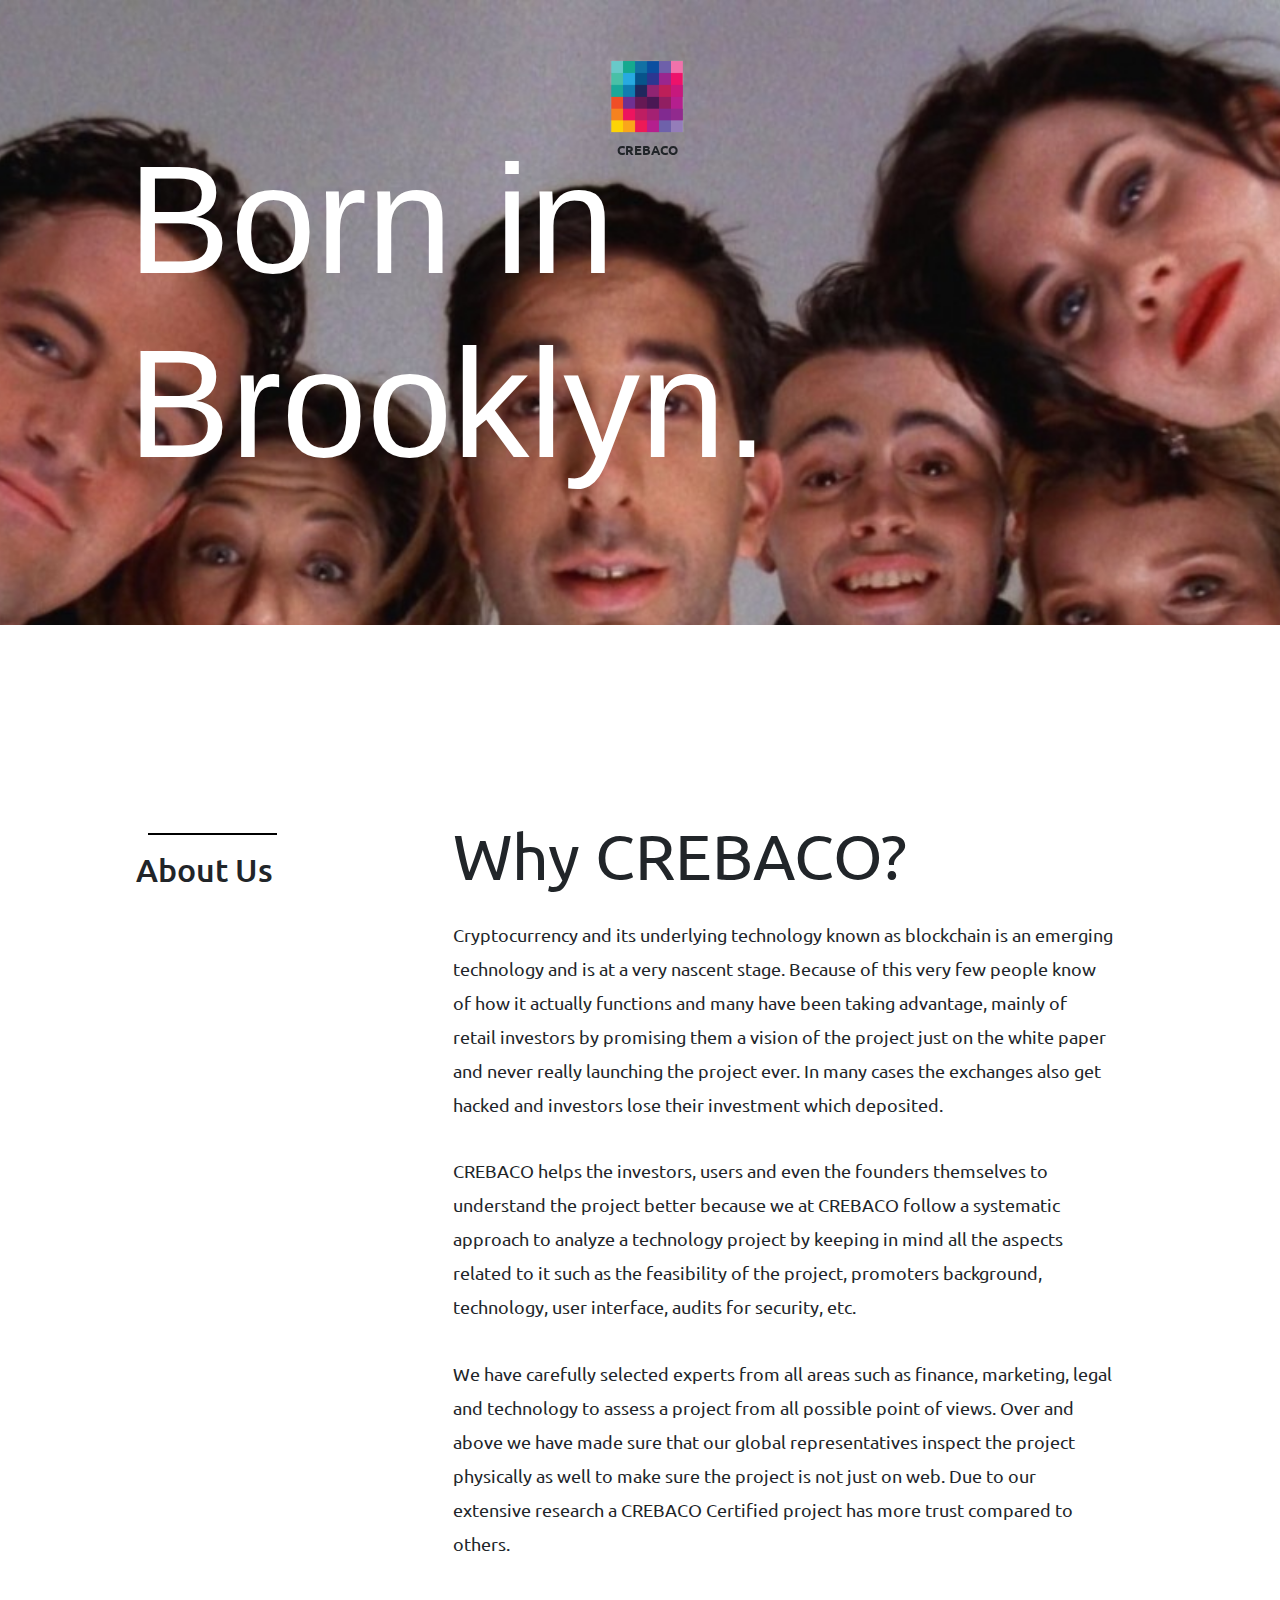
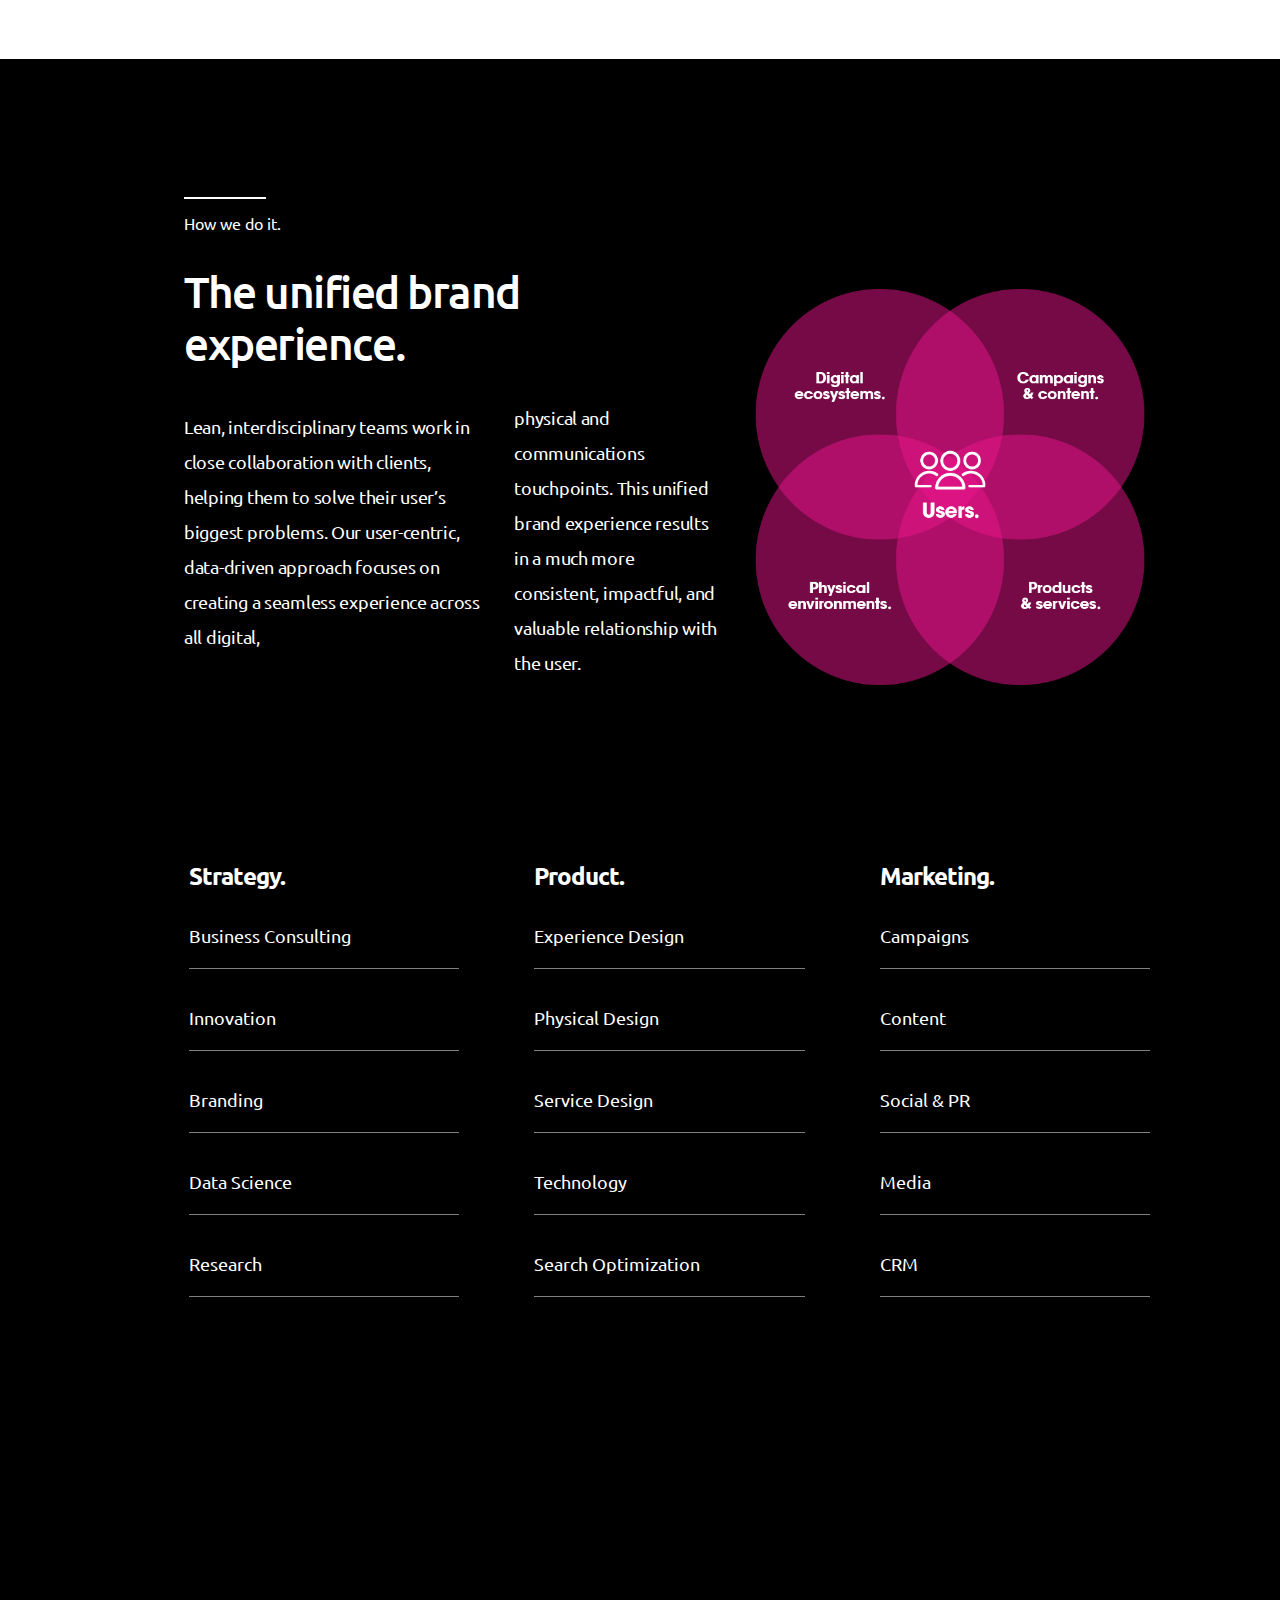
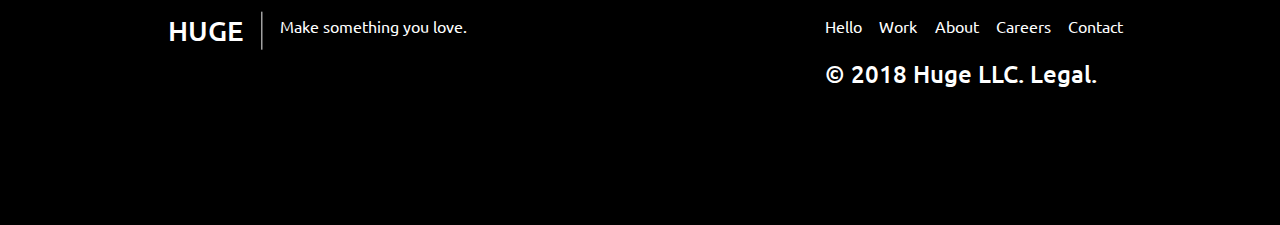
<file: about.html>
<!doctype html>
<html lang="en">
<head>
    <meta charset="UTF-8">
    <meta name="viewport"
          content="width=device-width, user-scalable=no, initial-scale=1.0, maximum-scale=1.0, minimum-scale=1.0">
    <meta http-equiv="X-UA-Compatible" content="ie=edge">
    <title>Document</title>
    <link rel="stylesheet" href="css/main.css">
    <link rel="stylesheet" href="css/about.css">
    <script src="https://ajax.googleapis.com/ajax/libs/jquery/2.1.1/jquery.min.js"></script>
    <!-- Latest compiled and minified CSS -->
    <link rel="stylesheet" href="css/bootstrap.min.css">
    <link href="https://fonts.googleapis.com/css?family=Ubuntu:300,400,400i,500,700" rel="stylesheet">
    <script src="js/bootstrap.min.js"></script>
</head>
<body>


<div class="logo-area" id="fixedButton" for="collapseOne" data-toggle="collapse"
     href="#collapseOne" aria-expanded="true" aria-controls="collapseOne">
    <input type="image" src="images/creabaco-log2.png">
    <p class="logo-p">crebaco</p>
</div>

<div class="collapse" id="collapseOne">
    <div>
        <a href="index.html">
            <p>Hello.</p>
            <span>Overview.</span>
            <hr>
        </a>
    </div>

    <div>
        <a href="">
            <p>Services.</p>
            <span>What we do.</span>
            <hr>
        </a>
    </div>

    <div>
        <a href="about.html">
            <p>About.</p>
            <span>Who we are.</span>
            <hr>
        </a>
    </div>

    <div>
        <a href="career.html">
            <p>Careers.</p>
            <span>Join Us.</span>
            <hr>
        </a>
    </div>

    <div>
        <a href="contact.html">
            <p>Contact.</p>
            <span>Talk to us.</span>
            <hr>
        </a>
    </div>
</div>

<section class="about-first-div">
    <h1>Born in Brooklyn.</h1>
</section>

<section class="about-class">
    <div class="container">
        <div class="row">
            <div class="col-md-3 div-1">
                <hr>
                <h2>About Us</h2>
            </div>
            <div class="col-md-9 div-2">
                <h2>Why CREBACO?</h2>
                <p>Cryptocurrency and its underlying technology known as blockchain is an emerging technology and is at a very nascent stage. Because of this very few people know of how it actually functions and many have been taking advantage, mainly of retail investors by promising them a vision of the project just on the white paper and never really launching the project ever. In many cases the exchanges also get hacked and investors lose their investment which deposited.</p>
                <p>CREBACO helps the investors, users and even the founders themselves to understand the project better because we at CREBACO follow a systematic approach to analyze a technology project by keeping in mind all the aspects related to it such as the feasibility of the project, promoters background, technology, user interface, audits for security, etc.</p>
                <p>We have carefully selected experts from all areas such as finance, marketing, legal and technology to assess a project from all possible point of views. Over and above we have made sure that our global representatives inspect the project physically as well to make sure the project is not just on web.

                    Due to our extensive research a CREBACO Certified project has more trust compared to others.</p>
            </div>
        </div>
    </div>
</section>

<section class="how-we-do">
    <div class="container">
        <div class="row">
            <div class="col-md-7 div-1">
                <hr>
                <h5>How we do it.</h5>
                <h2>The unified brand <br>experience.</h2>
                <div class="row custom-row">
                    <div class="col-md-7 custom-row-1">
                        <p>Lean, interdisciplinary teams work in close collaboration with clients,
                            helping them to solve their user’s biggest problems. Our user-centric,
                            data-driven approach focuses on creating a seamless experience across
                            all digital,
                        </p>
                    </div>
                    <div class="col-md-5 custom-row-2">
                        <p>physical and communications touchpoints. This unified brand experience
                        results in a much more consistent, impactful, and valuable relationship with the user.</p>
                    </div>
                </div>
            </div>
            <div class="col-md-5 div-2">
                <img src="images/our-work-logo.png" class="img-fluid" alt="">
            </div>
        </div>
        <div class="row custom-row-business">
            <div class="col-md-4 custom-div-business">
                <h2>Strategy.</h2>
                <p>Business Consulting</p>
                <hr>
                <p>Innovation</p>
                <hr>
                <p>Branding</p>
                <hr>
                <p>Data Science</p>
                <hr>
                <p>Research</p>
            </div>
            <div class="col-md-4 custom-div-business">
                <h2>Product.</h2>
                <p>Experience Design</p>
                <hr>
                <p>Physical Design</p>
                <hr>
                <p>Service Design</p>
                <hr>
                <p>Technology</p>
                <hr>
                <p>Search Optimization</p>
            </div>
            <div class="col-md-4 custom-div-business">
                <h2>Marketing.</h2>
                <p>Campaigns</p>
                <hr>
                <p>Content</p>
                <hr>
                <p>Social & PR</p>
                <hr>
                <p>Media</p>
                <hr>
                <p>CRM</p>
            </div>
        </div>
    </div>
</section>

<!--<section class="innovation-sec">-->
    <!--<div class="container">-->
        <!--<div class="row innovation-sec-row">-->
            <!--<div class="col">-->
                <!--<hr>-->
                <!--<h5>Made with love.</h5>-->
                <!--<h1>A culture of innovation.</h1>-->
                <!--<div class="row inno-sec-multi-div">-->
                <!--<div class="col-md-3 col-sm-6 col-12 custom-div-inno">-->
                    <!--<div>-->
                        <!--<h2>Schools.</h2>-->
                        <!--<p>Training the next generation of digital leaders.</p>-->
                    <!--</div>-->
                    <!--<div>-->
                        <!--<h2>Schools.</h2>-->
                        <!--<p>Training the next generation of digital leaders.</p>-->
                    <!--</div>-->
                    <!--<div>-->
                        <!--<h2>Schools.</h2>-->
                        <!--<p>Training the next generation of digital leaders.</p>-->
                    <!--</div>-->
                    <!--<div>-->
                        <!--<h2>Schools.</h2>-->
                        <!--<p>Training the next generation of digital leaders.</p>-->
                    <!--</div>-->
                <!--</div>-->
                <!--<div class="col-md-3 col-sm-6 custom-div-inno">-->
                    <!--<div>-->
                        <!--<h2>Schools.</h2>-->
                        <!--<p>Training the next generation of digital leaders.</p>-->
                    <!--</div>-->
                    <!--<div>-->
                        <!--<h2>Schools.</h2>-->
                        <!--<p>Training the next generation of digital leaders.</p>-->
                    <!--</div>-->
                    <!--<div>-->
                        <!--<h2>Schools.</h2>-->
                        <!--<p>Training the next generation of digital leaders.</p>-->
                    <!--</div>-->
                <!--</div>-->
                <!--<div class="col-md-6 col-sm-12 bag-bg custom-div-inno">-->
                    <!--<div class="row">-->
                        <!--<div class="col-md-6 col-sm-6">-->
                            <!--<div>-->
                                <!--<h2>Schools.</h2>-->
                                <!--<p>Training the next generation of digital leaders.</p>-->
                            <!--</div>-->
                            <!--<div>-->
                                <!--<h2>Schools.</h2>-->
                                <!--<p>Training the next generation of digital leaders.</p>-->
                            <!--</div>-->
                        <!--</div>-->
                        <!--<div class="col-md-6 col-sm-6">-->
                            <!--<div>-->
                                <!--<h2>Schools.</h2>-->
                                <!--<p>Training the next generation of digital leaders.</p>-->
                            <!--</div>-->
                        <!--</div>-->
                    <!--</div>-->
                <!--</div>-->
                <!--</div>-->
            <!--</div>-->
        <!--</div>-->
    <!--</div>-->
<!--</section>-->

<section>
    <div class="container-fluid slide slides-footer" id="slide-5">
        <div class="row custom-row">
            <div class="col-md-7">
                <h3>HUGE</h3>
                <hr>
                <p>Make something you love.</p>
            </div>
            <div class="col-md-5 ">
                <a href="index.html">Hello</a>
                <a href="service,html">Work</a>
                <a href="about.html">About</a>
                <a href="career.html">Careers</a>
                <a href="contact.html">Contact</a>
                <div class="row">
                    <div class="col-md-12">
                        <h4>© 2018 Huge LLC. Legal.</h4>
                    </div>
                </div>
            </div>

        </div>
    </div>
</section>
<script>
    $(document).ready(function() {
        $(".logo-area").click(function() {
            $(this).toggleClass("new-p");
        });
    });
</script>
</body>
</html>
</file>
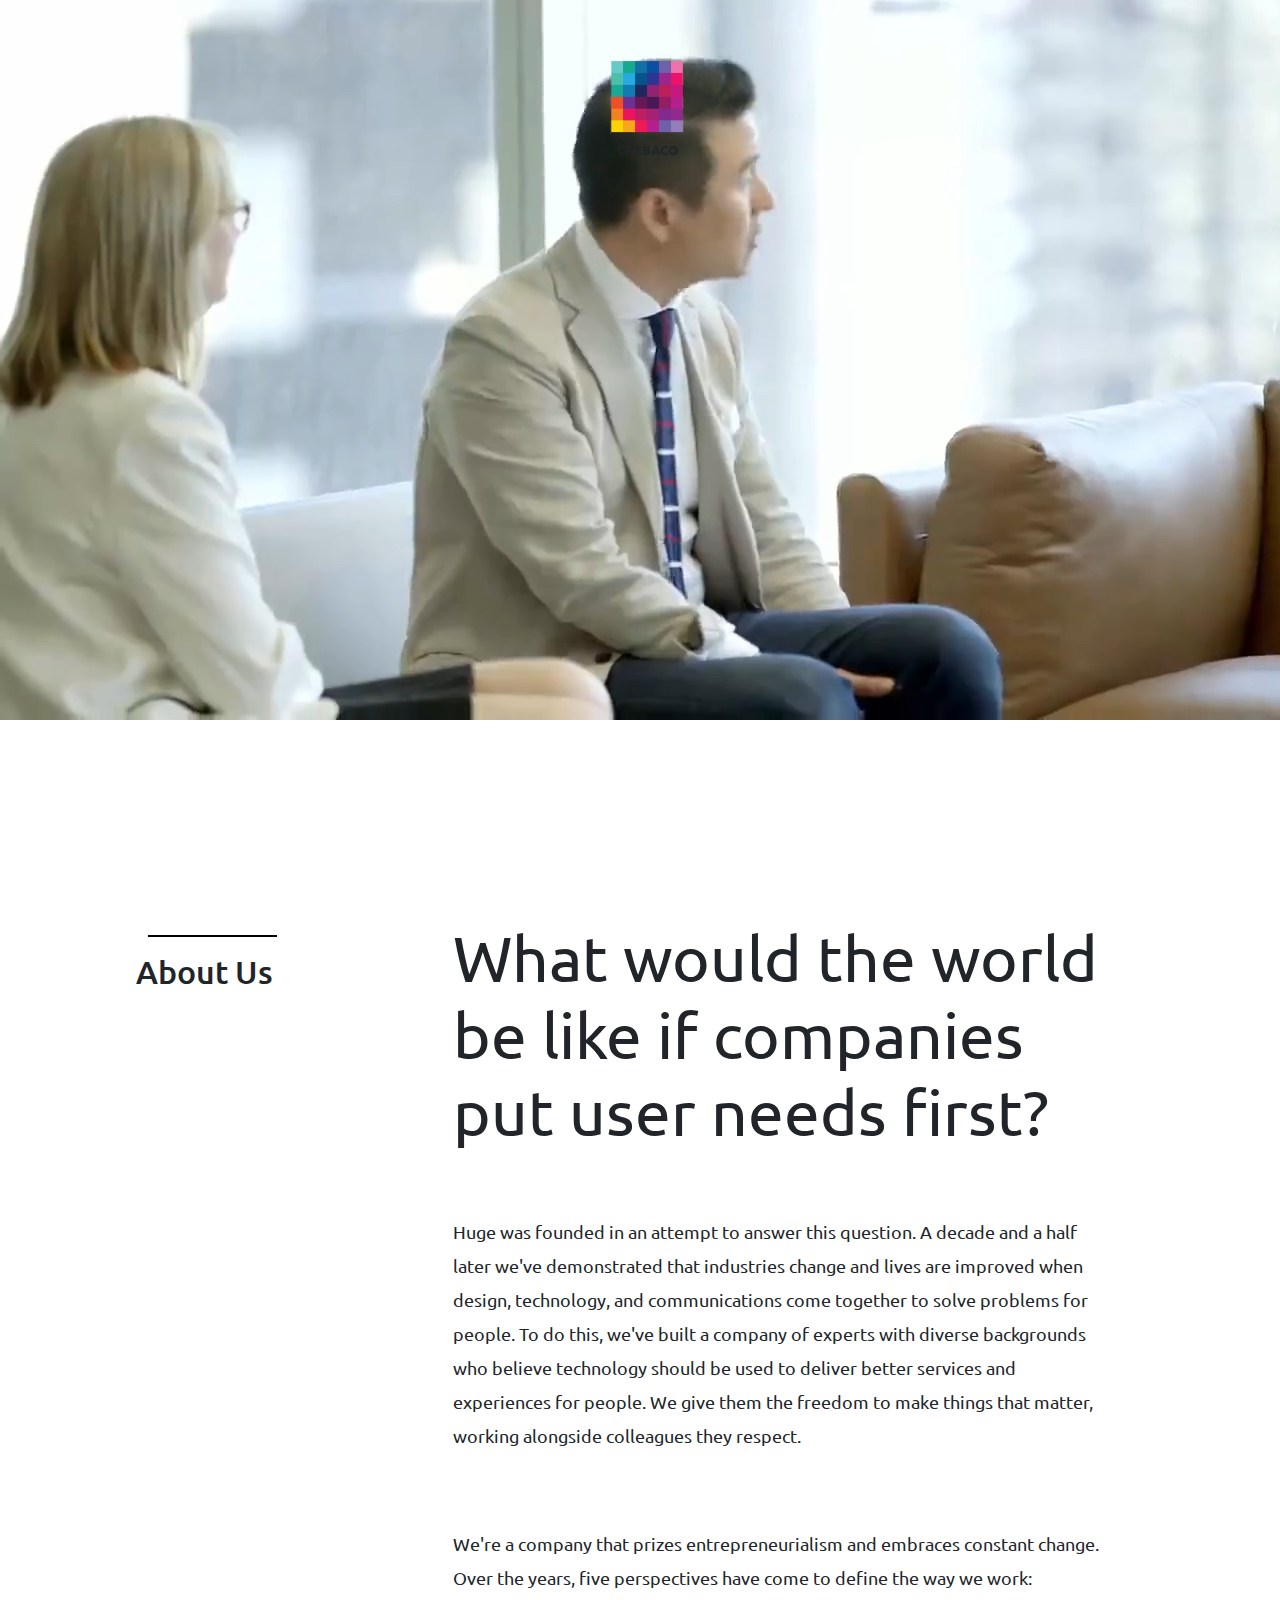
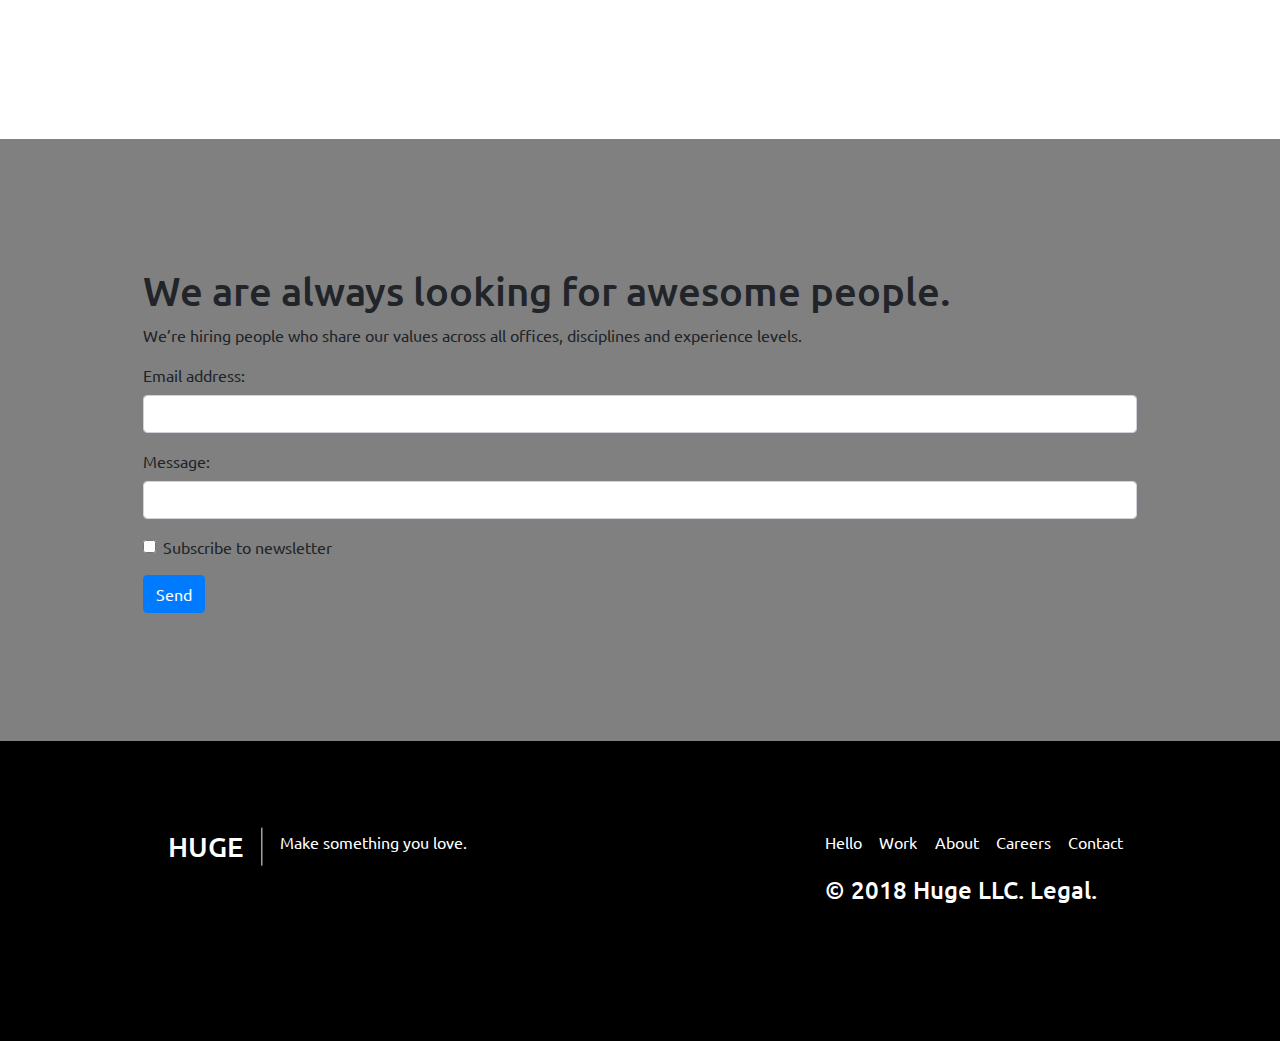
<file: career.html>
<!doctype html>
<html lang="en">
<head>
    <meta charset="UTF-8">
    <meta name="viewport"
          content="width=device-width, user-scalable=no, initial-scale=1.0, maximum-scale=1.0, minimum-scale=1.0">
    <meta http-equiv="X-UA-Compatible" content="ie=edge">
    <title>Document</title>
    <link rel="stylesheet" href="css/main.css">
    <link rel="stylesheet" href="css/career.css">
    <script src="https://ajax.googleapis.com/ajax/libs/jquery/2.1.1/jquery.min.js"></script>
    <!-- Latest compiled and minified CSS -->
    <link rel="stylesheet" href="css/bootstrap.min.css">
    <link href="https://fonts.googleapis.com/css?family=Ubuntu:300,400,400i,500,700" rel="stylesheet">
    <script src="js/bootstrap.min.js"></script>
</head>
<body>

<div class="logo-area" id="fixedButton" for="collapseOne" data-toggle="collapse"
     href="#collapseOne" aria-expanded="true" aria-controls="collapseOne">
    <input type="image" src="images/creabaco-log2.png">
    <p class="logo-p">crebaco</p>
</div>

<div class="collapse" id="collapseOne">
    <div>
        <a href="index.html">
            <p>Hello.</p>
            <span>Overview.</span>
            <hr>
        </a>
    </div>

    <div>
        <a href="">
            <p>Services.</p>
            <span>What we do.</span>
            <hr>
        </a>
    </div>

    <div>
        <a href="about.html">
            <p>About.</p>
            <span>Who we are.</span>
            <hr>
        </a>
    </div>

    <div>
        <a href="career.html">
            <p>Careers.</p>
            <span>Join Us.</span>
            <hr>
        </a>
    </div>

    <div>
        <a href="contact.html">
            <p>Contact.</p>
            <span>Talk to us.</span>
            <hr>
        </a>
    </div>
</div>

<section class="video-sec">
    <video id="home-bg-video" poster="video/solo.jpg" autoplay loop muted>
        <source src="video/solo.mp4" type="video/mp4">
        <source src="video/solo.ogv" type="video/ogg">
        <source src="video/solo.webm" type="video/webm">
    </video>
</section>

<section class="why-us-sec">
    <div class="container">
        <div class="row">
            <div class="col-md-3 div-1">
                <hr>
                <h2>About Us</h2>
            </div>
            <div class="col-md-9 div-2">
                <h2>What would the world be like if companies put user needs first?</h2>
                <p>Huge was founded in an attempt to answer this question. A decade and a
                    half later we've demonstrated that industries change and lives are improved when design,
                    technology, and communications come together to solve problems for people. To do this,
                    we've built a company of experts with diverse backgrounds who believe technology should
                    be used to deliver better services and experiences for people. We give them the freedom
                    to make things that matter, working alongside colleagues they respect.</p>

                <p>We're a company that prizes entrepreneurialism and embraces constant change. Over the years,
                    five perspectives have come to define the way we work:</p>
            </div>
        </div>
    </div>
</section>

<section class="join-us">
    <div class="container">
        <div class="row">
            <div class="col">
                <h1>We are always looking for awesome people.</h1>
                <p>We’re hiring people who share our values across all offices, disciplines and experience levels.</p>
                <form action="" class="contact-us-from">
                    <div class="form-group">
                        <label for="email">Email address:</label>
                        <input type="email" class="form-control" id="email">
                    </div>
                    <div class="form-group">
                        <label for="pwd">Message:</label>
                        <input type="password" class="form-control" id="pwd">
                    </div>
                    <div class="form-group form-check">
                        <label class="form-check-label">
                            <input class="form-check-input" type="checkbox"> Subscribe to newsletter
                        </label>
                    </div>
                    <button type="submit" class="btn btn-primary">Send</button>
                </form>
            </div>
        </div>
    </div>
</section>

<section>
    <div class="container-fluid slide slides-footer">
        <div class="row custom-row">
            <div class="col-md-7">
                <h3>HUGE</h3>
                <hr>
                <p>Make something you love.</p>
            </div>
            <div class="col-md-5 ">
                <a href="index.html">Hello</a>
                <a href="service,html">Work</a>
                <a href="about.html">About</a>
                <a href="career.html">Careers</a>
                <a href="contact.html">Contact</a>
                <div class="row">
                    <div class="col-md-12">
                        <h4>© 2018 Huge LLC. Legal.</h4>
                    </div>
                </div>
            </div>
        </div>
    </div>
</section>
</body>
</html>
</file>
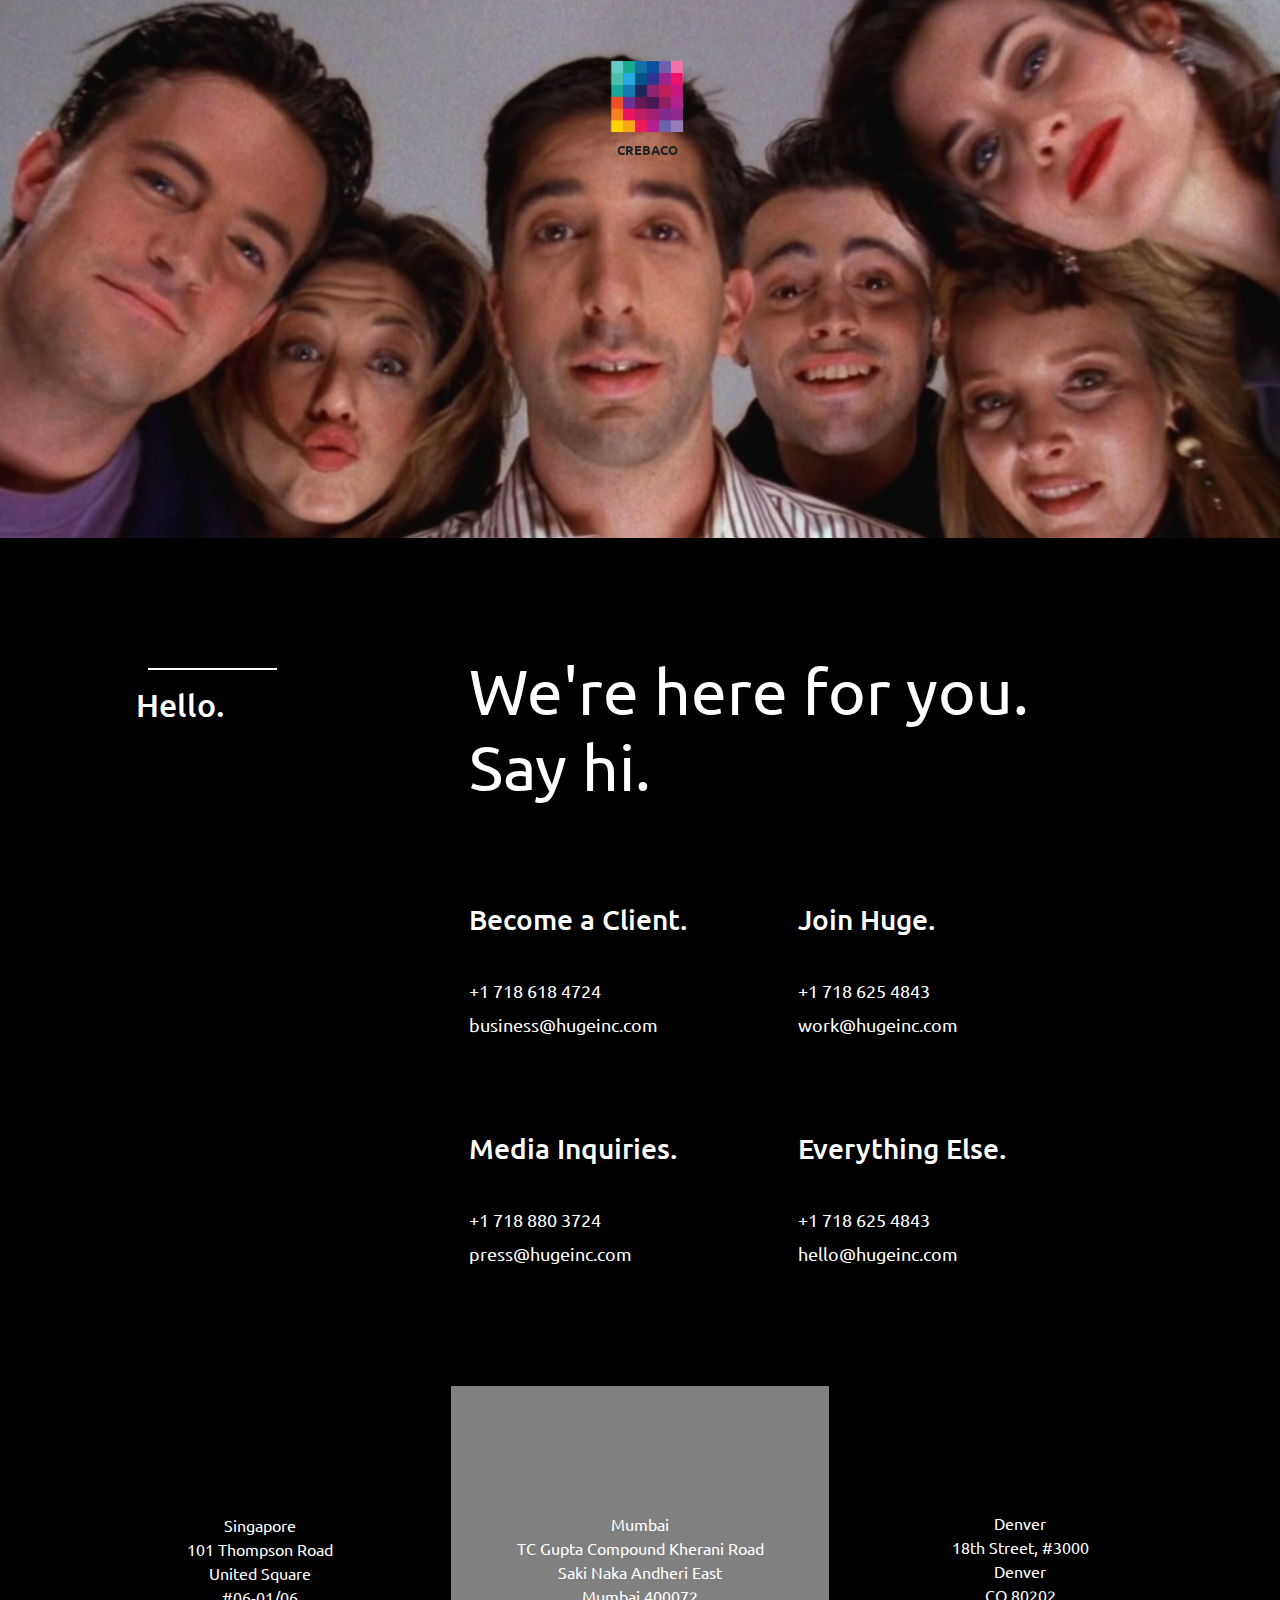
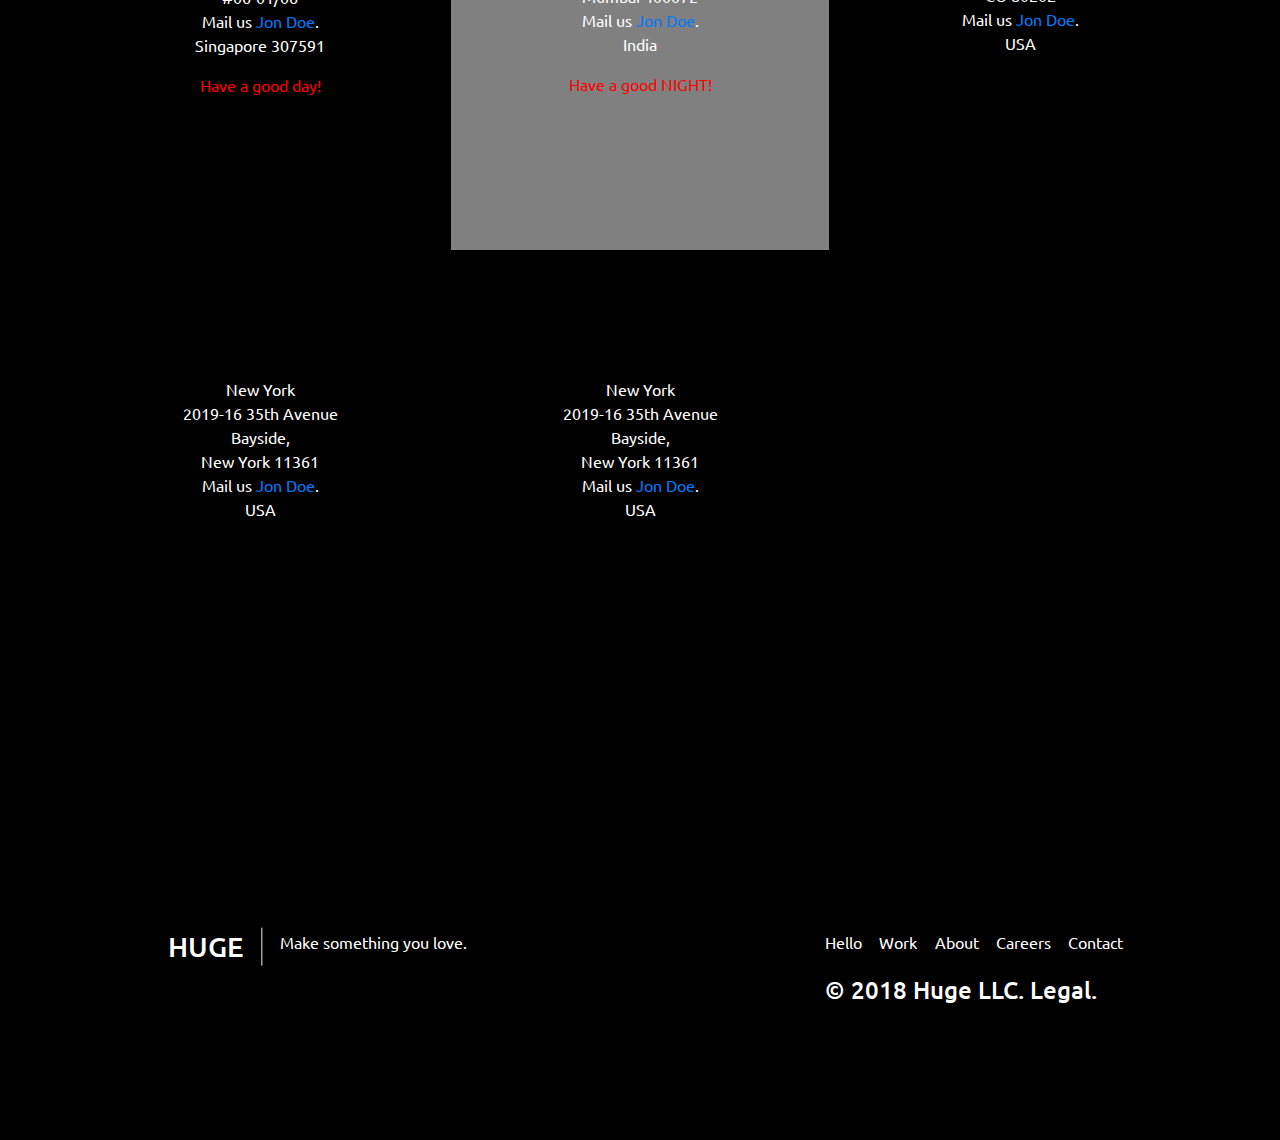
<file: contact.html>
<!doctype html>
<html lang="en">
<head>
    <meta charset="UTF-8">
    <meta name="viewport"
          content="width=device-width, user-scalable=no, initial-scale=1.0, maximum-scale=1.0, minimum-scale=1.0">
    <meta http-equiv="X-UA-Compatible" content="ie=edge">
    <title>Document</title>
    <link rel="stylesheet" href="css/main.css">
    <link rel="stylesheet" href="css/contact.css">
    <script src="https://ajax.googleapis.com/ajax/libs/jquery/2.1.1/jquery.min.js"></script>
    <!-- Latest compiled and minified CSS -->
    <link rel="stylesheet" href="css/bootstrap.min.css">
    <link href="https://fonts.googleapis.com/css?family=Ubuntu:300,400,400i,500,700" rel="stylesheet">
    <script src="js/bootstrap.min.js"></script>
</head>
<body>

<div class="logo-area" id="fixedButton" for="collapseOne" data-toggle="collapse"
     href="#collapseOne" aria-expanded="true" aria-controls="collapseOne">
    <input type="image" src="images/creabaco-log2.png">
    <p class="logo-p">crebaco</p>
</div>

<div class="collapse" id="collapseOne">
    <div>
        <a href="index.html">
            <p>Hello.</p>
            <span>Overview.</span>
            <hr>
        </a>
    </div>

    <div>
        <a href="">
            <p>Services.</p>
            <span>What we do.</span>
            <hr>
        </a>
    </div>

    <div>
        <a href="about.html">
            <p>About.</p>
            <span>Who we are.</span>
            <hr>
        </a>
    </div>

    <div>
        <a href="career.html">
            <p>Careers.</p>
            <span>Join Us.</span>
            <hr>
        </a>
    </div>

    <div>
        <a href="contact.html">
            <p>Contact.</p>
            <span>Talk to us.</span>
            <hr>
        </a>
    </div>
</div>

<section class="contact-first-sec">
    <div id="changeText"></div>
</section>

<section class="find-us-sec">
    <div class="container">
        <div class="row">
            <div class="col-md-3 div-1">
                <hr>
                <h2>Hello.</h2>
            </div>
            <div class="col-md-9 div-2">
                <h2>We're here for you. Say hi.</h2>
                <div class="row">
                    <div class="col-md-6">
                        <div class="custom-div-contact">
                        <h3>Become a Client.</h3>
                        <p>+1 718 618 4724</p>
                        <p>business@hugeinc.com</p>
                        </div>

                        <div class="custom-div-contact">
                            <h3>Media Inquiries.</h3>
                            <p>+1 718 880 3724</p>
                            <p>press@hugeinc.com</p>
                        </div>
                    </div>
                    <div class="col-md-6">
                        <div class="custom-div-contact">
                            <h3>Join Huge.</h3>
                            <p>+1 718 625 4843</p>
                            <p>work@hugeinc.com</p>
                        </div>

                        <div class="custom-div-contact">
                            <h3>Everything Else.</h3>
                            <p>+1 718 625 4843</p>
                            <p>hello@hugeinc.com</p>
                        </div>
                    </div>
                </div>
            </div>
        </div>

        <div class="row time-zone-div">
            <div class="col-md-4 singapore-time">
                <address>
                    Singapore<br>
                    101 Thompson Road<br>
                    United Square<br>
                    #06-01/06 <br>
                    Mail us <a href="mailto:webmaster@example.com">Jon Doe</a>.<br>
                    Singapore 307591
                </address>
                <p class="singapore-time-zone"></p>
            </div>
            <div class="col-md-4 indian-time">
                <address>
                    Mumbai<br>
                    TC Gupta Compound Kherani Road<br>
                    Saki Naka Andheri East<br>
                    Mumbai 400072<br>
                    Mail us <a href="mailto:webmaster@example.com">Jon Doe</a>.<br>
                    India
                </address>
                <p class="indian-time-zone"></p>
            </div>
            <div class="col-md-4 american-time">
                <address>
                    Denver<br>
                    18th Street, #3000<br>
                    Denver<br>
                    CO 80202<br>
                    Mail us <a href="mailto:webmaster@example.com">Jon Doe</a>.<br>
                    USA
                </address>
            </div>
            <div class="col-md-4 african-time">
                <address>
                    New York<br>
                    2019-16 35th Avenue<br>
                    Bayside,<br>
                    New York 11361<br>
                    Mail us <a href="mailto:webmaster@example.com">Jon Doe</a>.<br>
                    USA
                </address>
            </div>
            <div class="col-md-4 uae-time">
                <address>
                    New York<br>
                    2019-16 35th Avenue<br>
                    Bayside,<br>
                    New York 11361<br>
                    Mail us <a href="mailto:webmaster@example.com">Jon Doe</a>.<br>
                    USA
                </address>
            </div>
        </div>
    </div>
</section>

<section>
    <div class="container-fluid slide slides-footer" id="slide-5">
        <div class="row custom-row">
            <div class="col-md-7">
                <h3>HUGE</h3>
                <hr>
                <p>Make something you love.</p>
            </div>
            <div class="col-md-5 ">
                <a href="index.html">Hello</a>
                <a href="service.html">Work</a>
                <a href="about.html">About</a>
                <a href="career.html">Careers</a>
                <a href="contact.html">Contact</a>
                <div class="row">
                    <div class="col-md-12">
                        <h4>© 2018 Huge LLC. Legal.</h4>
                    </div>
                </div>
            </div>

        </div>
    </div>
</section>
<script>
    $(document).ready(function() {
        $(".logo-area").click(function() {
            $(this).toggleClass("new-p");
        });
    });
</script>
<!--<script src="js/main.js"></script>-->
<script src="js/contact.js"></script>

</body>
</html>
</file>
<file: css/main.css>
body, div, p {
    margin: 0;
    padding: 0;
    font-family: 'Ubuntu', sans-serif;
}

html, body {
    /*position: relative;*/
    height: 100%;
}

a:hover, a:visited, a:link, a:active {

    text-decoration: none!important;

    -webkit-box-shadow: none!important;
    box-shadow: none!important;
}

#collapseOne p:hover {
    color: #EA178C;
}

/*===============================================
      Start of Fixed button
================================================*/

.logo-area {
    left     : 50%;
    top      : 50%;

    margin-left : -32px; /* half of the width  */
    margin-top  : -32px; /* half of the height */
}


#fixedButton {
    /*background-color: #F4F4F4;*/
    position: fixed;
    top: 10%;
    border: none;
    z-index: 300;
    text-align: center;
    cursor: pointer;
    padding: 2px;
    font-weight: bold;
}

.logo-area input {
    width: 74px;
    height: 74px;
}

.logo-area p {
    text-transform: uppercase;
    font-size: 13px;

}

#collapseOne {
    width: 100%;
    z-index: 200;
    position: fixed;
    background-color: #F4F4F4;
    color: black;
    text-align: center;
}

#collapseOne div {
    display: inline-block;
    margin: 3%;
    padding: 8% 0;
}

#collapseOne p {
    font-weight: bold;
    font-size: 36px;
    color: black;
}

#collapseOne span {
    color: black;
}

#collapseOne hr {
    width: 50%;
    background-color: black;
}

.new-p {
    color: black;
}

canvas {
    position: absolute;
    width: 100%;
    height: 100%;
    top: 0;
    right: 0;
    left: 0;
    bottom: 0; }


/*===============================================
            Section scroll
================================================*/

.scrolling-div {
    position: absolute;
    margin-left: 3%;
    padding-top: 5%;
}

.slide h2 a {
    color: white;
    font-size: 80px;
    font-weight: 400;
    line-height: 84px;
}

.slide hr {
    width: 7%;
    border-bottom: 0px solid rgba(255,255,255,.25);
    display: inline-block;
    margin-bottom: 5px;
    background-color: white;
}

.slide .div-1 p {
    display: inline-block;
}

.slide .div-2 .p-div2 {
    color: white;
}

.slide .div-1 {
    margin-top: 11%;
    margin-left: 5%;
}

.slide .div-2 {
    margin-left: 13%;
}

/*========================================

            end of slide style

===========================================*/

/*===============================================
           Footer Section
================================================*/


.slides-footer {
    background-color: black;
    color: white;
    width: 100%;
    height: 30%;
    padding-top: 7%;
    padding-bottom: 10%;
    margin-left: 40%;
    margin-bottom: -1%;
}

.slides-footer h3 {
    float: left;
}

.slides-footer hr {
    transform: rotate(90deg);
    float: left;
    width: 6%;
}

.slides-footer .custom-row {
    margin-left: 11%;
}

.slides-footer .custom-row a {
    margin-bottom: 5%;
    color: white;
    display: inline-block;
    margin-right: 3%;
}

/*#fullpage {*/
    /*position: absolute;*/
    /*z-index: -1;*/
/*}*/
</file>
<file: css/about.css>
/*====================================
         About Us Section
======================================*/

.about-first-div {
    background: url(../images/friendspic.jpg)no-repeat center center fixed;
    -webkit-background-size: cover;
    -moz-background-size: cover;
    -o-background-size: cover;
    background-size: cover;
}

.about-first-div h1 {
    color: white;
    padding-left: 10%;
    padding-top: 10%;
    padding-bottom: 10%;
    font-weight: 400;
    font-size: 12vw;
    /*line-height: 169px;*/
}

/*===================================
          About Section
=====================================*/

.about-class {
    margin-top: 15%;
}

.about-class .div-1 h2 {
    padding-left: 20%;
}

.about-class hr {
    color: black;
    width: 50%;
    border: 1px solid black;
}

.about-class .div-2 h2 {
    font-weight: 400;
    font-size: 5vw;
    padding: 0 10%;
}

.about-class .div-2 p {
    padding: 2% 10% 0 10%;
    font-weight: 400;
    font-size: 18px;
    line-height: 34px;
}

.about-class .div-2 p:last-child {
    padding-bottom: 10%;
}

/*======================================
        About | How we do
=======================================*/

.how-we-do {
    background-color: black;
}

.how-we-do .div-1 {
    padding-top: 5%;
    padding-left: 10%;
}

.how-we-do .div-1 hr {
    border: 1px solid white;
    width: 15%;
    margin-left: 0;
    margin-top: 15%;
}

.how-we-do .div-1 h5 {
    font-weight: 400;
    font-size: 16px;
    line-height: 16px;
    color: white;
}

.how-we-do .div-1 h2 {
    font-size: 44px;
    color: white;
    letter-spacing : -1.5px;
    padding-top: 5%;
}

.how-we-do .custom-row p {
    color: white;
    font-size: 18px;
    letter-spacing: -0.27504px;
    padding-top: 10%;
    line-height: 35px;
}

.how-we-do .div-2 {
    padding-top: 20%;
}

.how-we-do .div-2 img {
    height: 400px;
    width: 400px;
}

.how-we-do .custom-row-business {
    margin-top: 15%;
    margin-left: 8%;
}

.how-we-do .custom-row-business .custom-div-business {
    color: white;
    margin-bottom: 20%;
}

.how-we-do .custom-row-business .custom-div-business h2 {
    font-size: 24px;
    letter-spacing: -1px;
    font-weight: bold;
    padding-bottom: 8%;
}

.how-we-do .custom-row-business .custom-div-business p {
    font-size: 18px;
    line-height: 24px;
    border-bottom: 1px solid grey;
    margin: 0 45px 20px 0;
    padding: 0 0 20px 0;
}
</file>
<file: css/career.css>
#home-bg-video {
    /*position: fixed;*/
    /*top: 50%;*/
    /*left: 50%;*/
    /*-webkit-transform: translateX(-50%) translateY(-50%);*/
    /*transform: translateX(-50%) translateY(-50%);*/
    width: 100%;
    height: 100%;
    /*width: auto;*/
    /*height: auto;*/
    /*z-index: -1;*/
    background: url("../video/solo.jpg") no-repeat;
    background-size: cover;
}


/*===================================
          Why Us Section
=====================================*/

.why-us-sec {
    margin-top: 15%;
}

.why-us-sec .div-1 h2 {
    padding-left: 20%;
}

.why-us-sec hr {
    color: black;
    width: 50%;
    border: 1px solid black;
}

.why-us-sec .div-2 h2 {
    font-weight: 400;
    /*line-height: 70px;*/
    font-size: 5vw;
    padding: 0 10%;
}

.why-us-sec .div-2 p {
    padding: 7% 10% 0% 10%;
    font-weight: 400;
    font-size: 18px;
    line-height: 34px;
}

.join-us {
    background-color: grey;
    margin-top: 10%;
    padding: 10% 10%;
}
</file>
<file: css/contact.css>
.contact-first-sec {
    background: url(../images/friendspic.jpg) no-repeat center center;;
    -webkit-background-size: cover;
    -moz-background-size: cover;
    -o-background-size: cover;
    background-size: cover;
}

.contact-first-sec #changeText {
    color: white;
    padding-top: 22%;
    padding-bottom: 20%;
    margin-left: 12%;
    font-size: 5vw;
    font-weight: 700;
}

/*===================================
          Find Us Section
=====================================*/

.find-us-sec .div-1 {
    padding-top: 10%;
}

.find-us-sec .div-2 {
    padding: 10% 10% 10% 10%;
}

.find-us-sec {
    background-color: black;
    color: white;
}

.find-us-sec .div-1 h2 {
    padding-left: 20%;
}

.find-us-sec hr {
    color: black;
    width: 50%;
    border: 1px solid white;
}

.find-us-sec .div-2 h2 {
    font-weight: 400;
    /*line-height: 70px;*/
    font-size: 5vw;
    /*padding: 0 10%;*/
}

.find-us-sec .div-2 p {
    font-weight: 400;
    font-size: 18px;
    line-height: 34px;
    margin-bottom: 0;
}

.find-us-sec .div-2 .custom-div-contact {
    margin-top: 30%;
}

.find-us-sec .custom-div-contact h3 {
    padding-bottom: 10%;
}

.indian-time {
    border: 1px solid black;
}

.singapore-time {
    border: 2px solid black;
}

.time-zone-div {
    padding-bottom: 15%;
}

.time-zone-div .col-md-4 {
    padding-top: 11%;
    padding-bottom: 12%;
    text-align: center;
    transition : opacity 0.4s cubic-bezier(0.25, 0.1, 0.25, 1) 0s;
    /*background-color: #161616;*/
    cursor: pointer;
}
</file>
